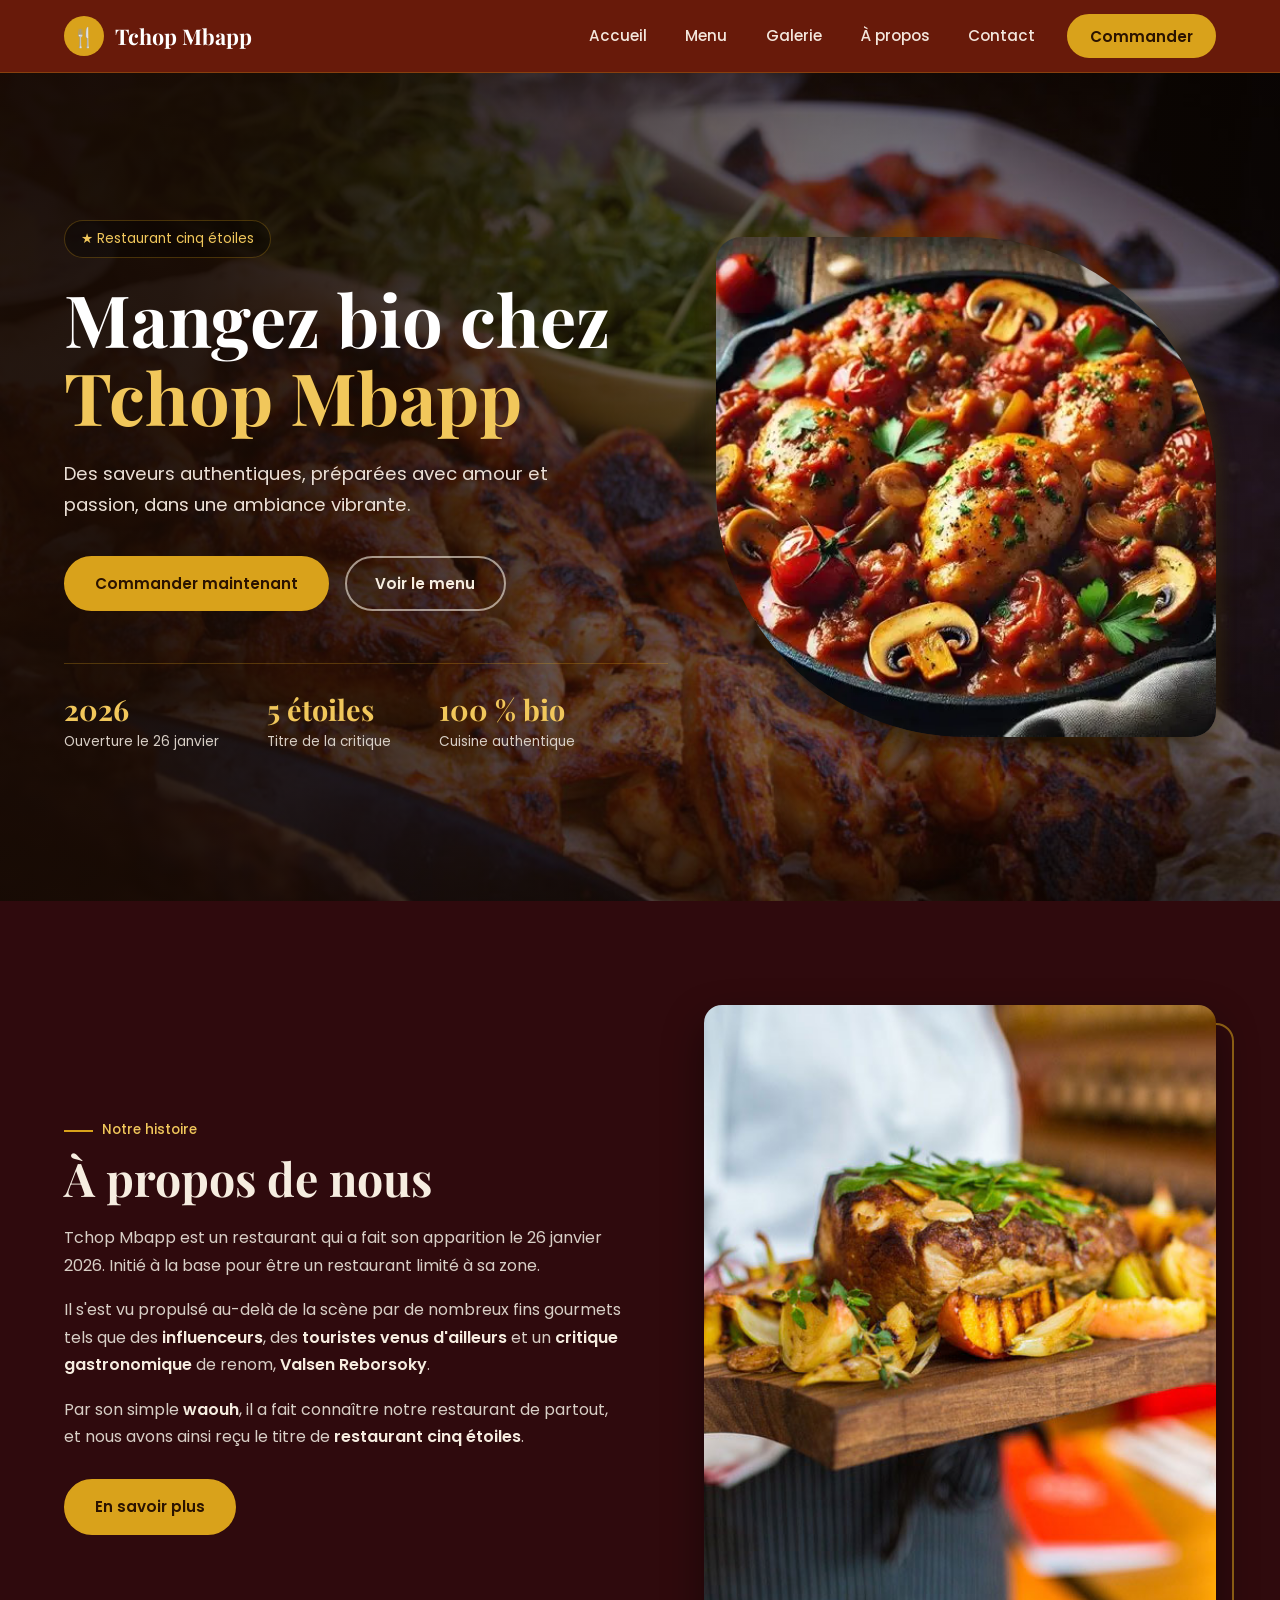
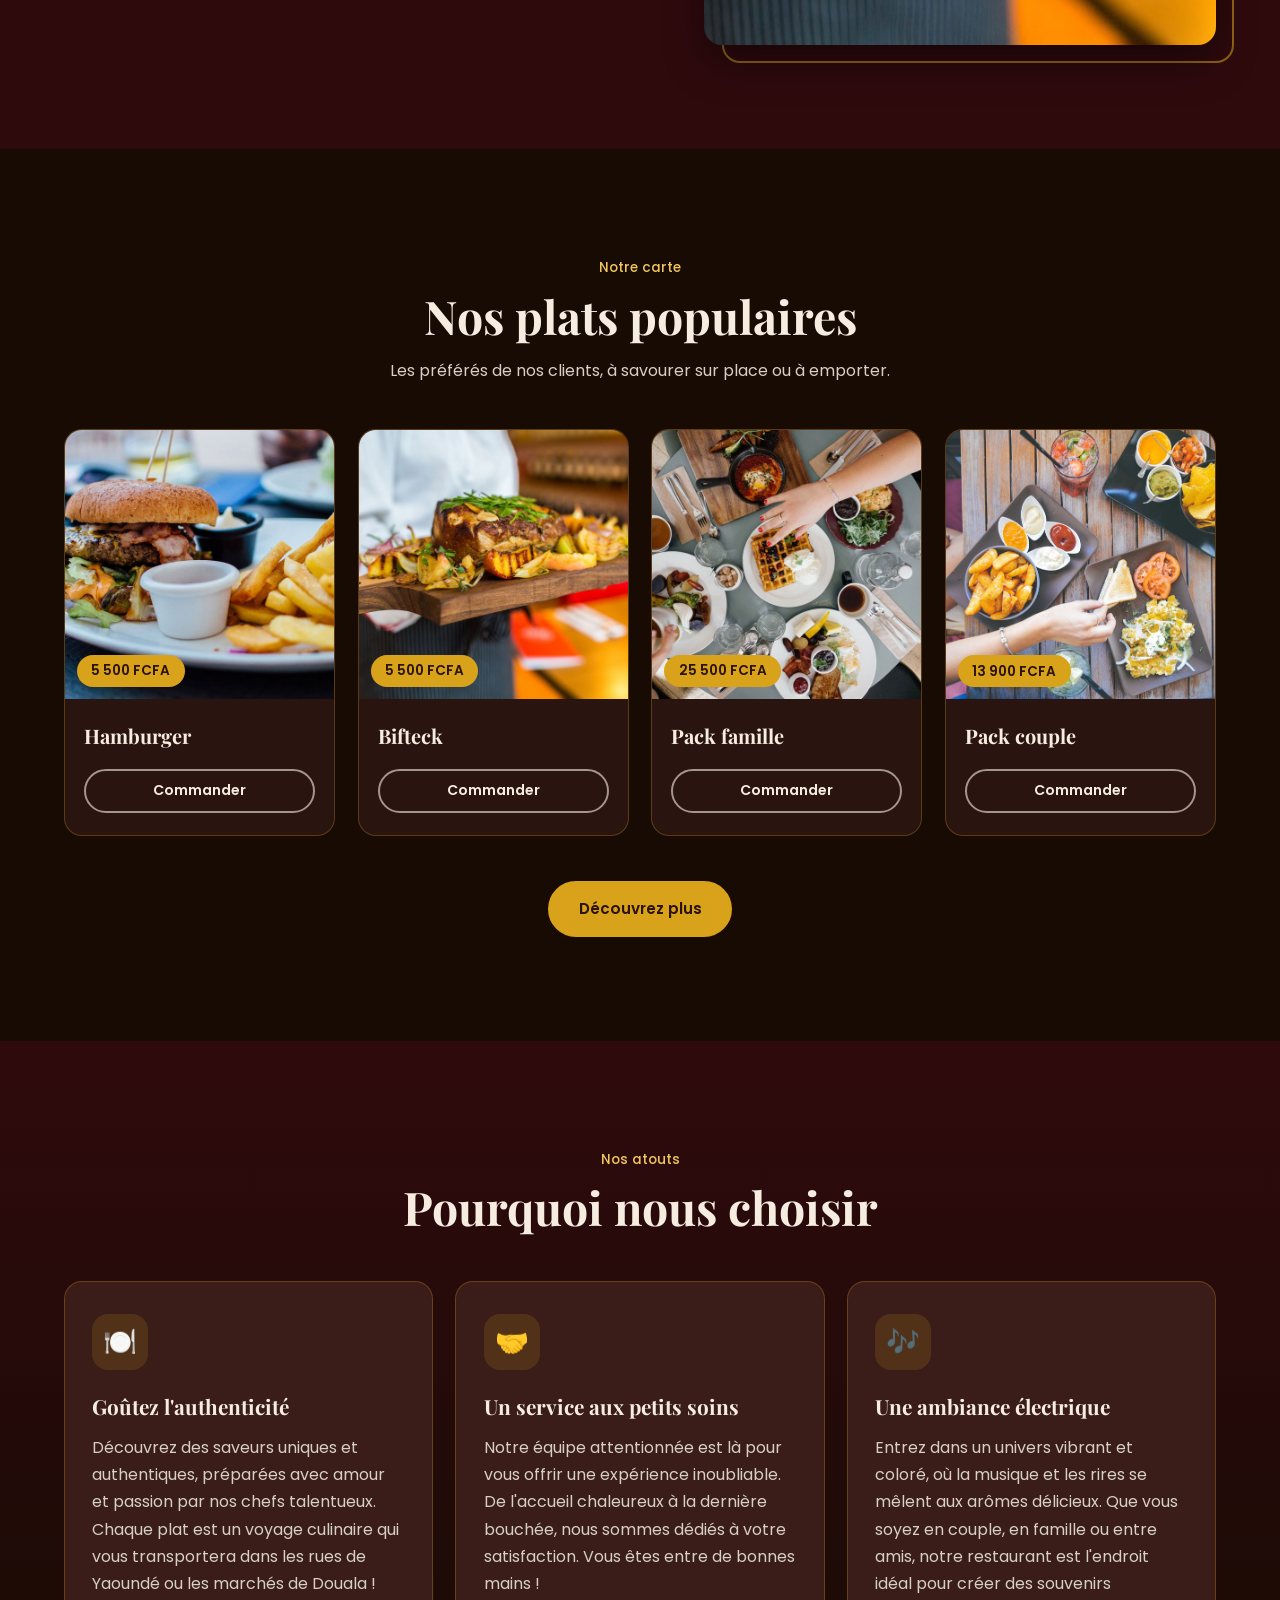
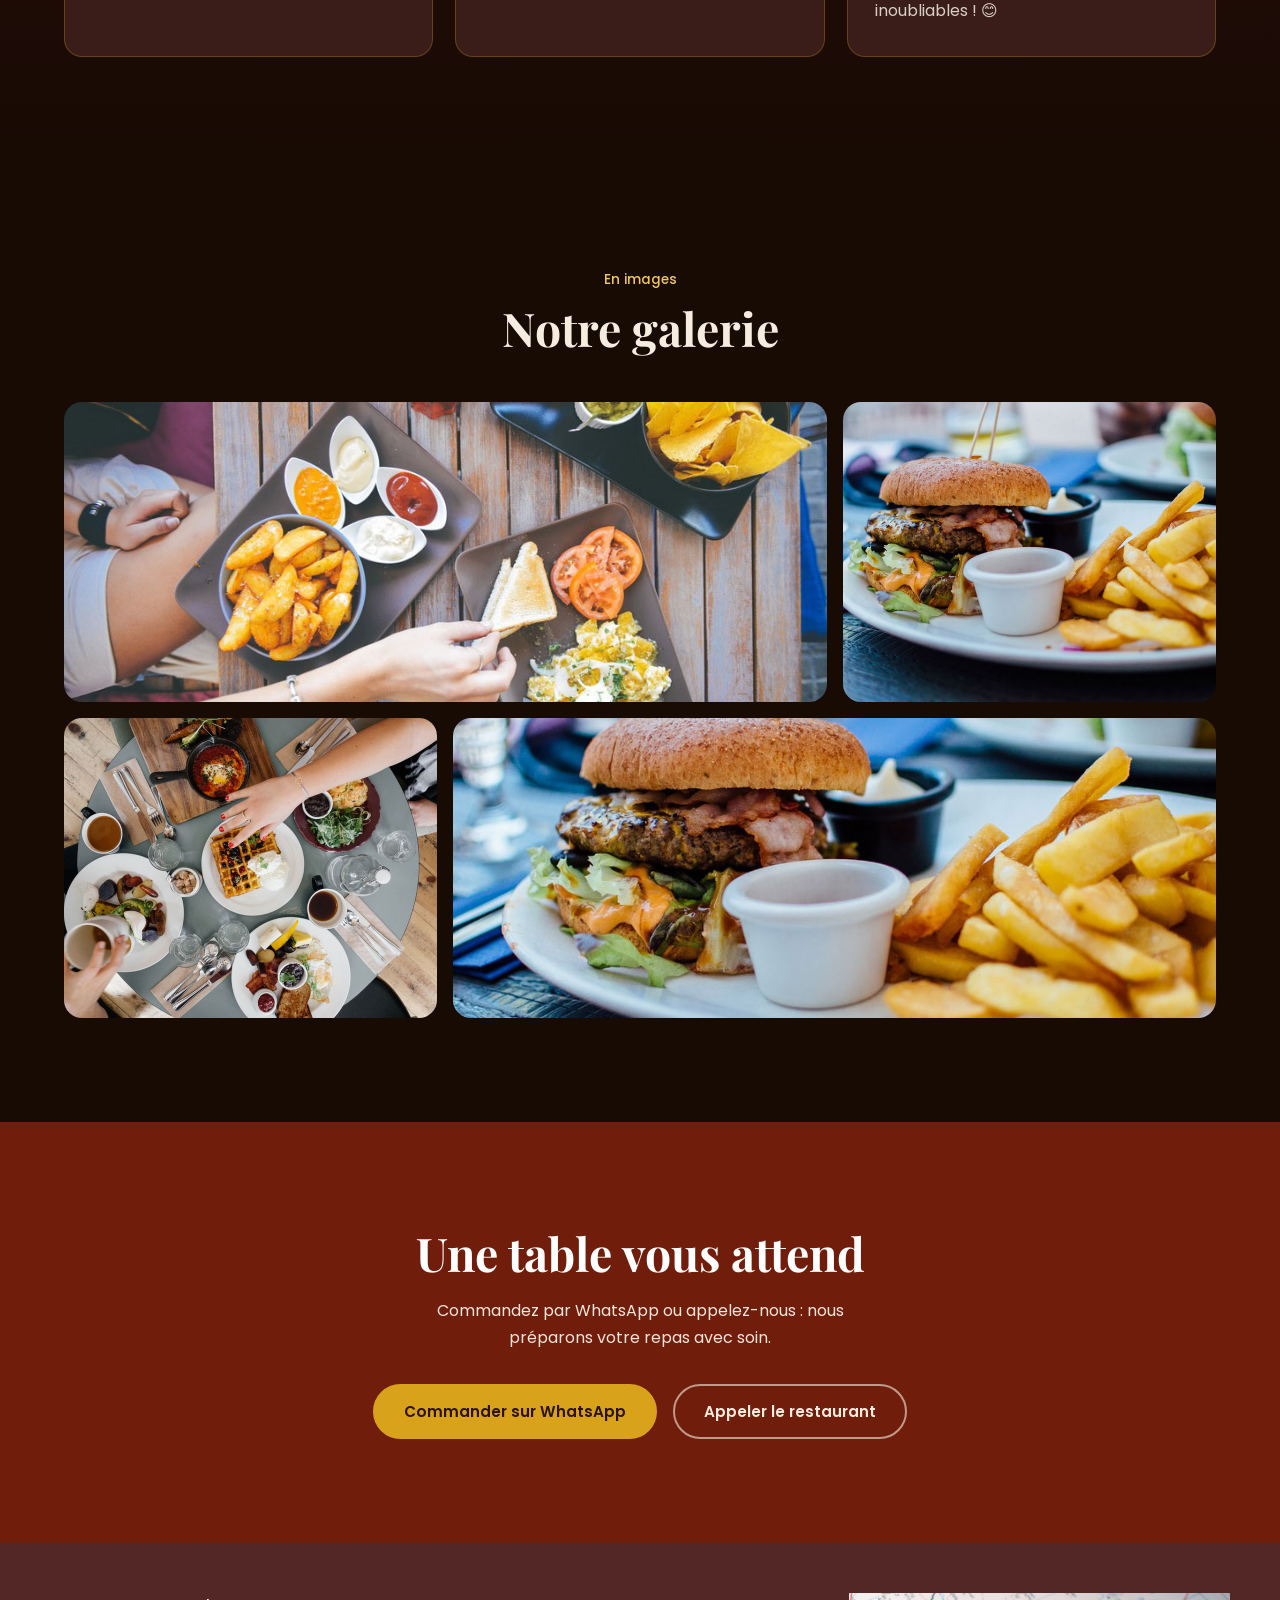
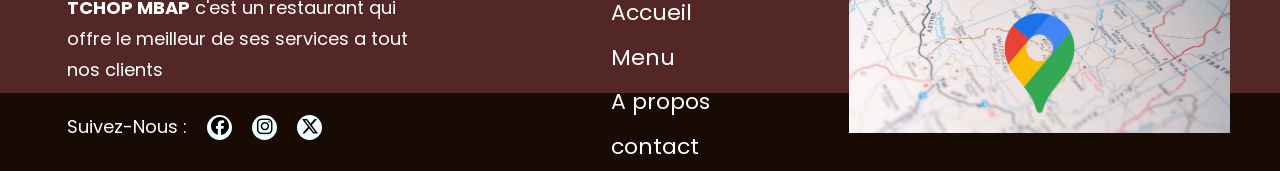
<file: index.html>
<!DOCTYPE html>
<html lang="fr">
<head>
<meta charset="utf-8">
<meta name="viewport" content="width=device-width, initial-scale=1">
<title>Tchop Mbapp – Restaurant, saveurs authentiques</title>
<meta name="description" content="Tchop Mbapp, restaurant cinq étoiles : plats authentiques, service aux petits soins et ambiance électrique. Commandez en ligne.">
<meta name="theme-color" content="#701D0B">
<link rel="stylesheet" href="https://cdnjs.cloudflare.com/ajax/libs/font-awesome/6.5.1/css/all.min.css">
<link rel="preconnect" href="https://fonts.googleapis.com">
<link rel="preconnect" href="https://fonts.gstatic.com" crossorigin>
<link href="https://fonts.googleapis.com/css2?family=Playfair+Display:wght@600;700;800&family=Poppins:wght@400;500;600&display=swap" rel="stylesheet">
<link rel="stylesheet" href="style.css">
</head>
<style>
:root{
  --rouge:#701D0B; --bordeaux:#2f0a0d; --brun:#180b04; --carte:#2a1410; --carte2:#3a1d19;
  --or:#d9a21b; --or-clair:#f1c75b; --creme:#f6ede0; --texte:#d8cfc6; --ligne:rgba(217,162,27,.28);
  --titre:'Playfair Display',Georgia,serif; --corps:'Poppins',system-ui,sans-serif;
  --rayon:18px; --ombre:0 18px 40px rgba(0,0,0,.45);
}
*{box-sizing:border-box;margin:0;padding:0}
html{scroll-behavior:smooth;scroll-padding-top:76px}
body{font-family:var(--corps);background:var(--brun);color:var(--texte);line-height:1.7;overflow-x:hidden;-webkit-text-size-adjust:100%}
img{max-width:100%;display:block}
a{color:inherit;text-decoration:none}
ul{list-style:none}
:focus-visible{outline:3px solid var(--or-clair);outline-offset:3px;border-radius:6px}
.conteneur{width:min(1160px,90%);margin-inline:auto}
.section{padding:clamp(3.5rem,9vw,6.5rem) 0}
.entete-section{max-width:640px;margin-bottom:2.8rem}
.entete-section.centre{margin-inline:auto;text-align:center}
.tag{display:inline-block;color:var(--or-clair);font-size:.85rem;font-weight:500;margin-bottom:.6rem;padding-left:2.4rem;position:relative}
.tag::before{content:"";position:absolute;left:0;top:50%;width:1.8rem;height:2px;background:var(--or)}
.centre .tag{padding-left:0}.centre .tag::before{display:none}
h2{font-family:var(--titre);font-size:clamp(1.9rem,5vw,2.9rem);line-height:1.2;color:var(--creme)}
.sous-titre{margin-top:.8rem}

/* Boutons */
.btn{display:inline-flex;align-items:center;justify-content:center;gap:.5rem;cursor:pointer;font:600 .95rem var(--corps);
  padding:.9rem 1.8rem;border-radius:999px;border:2px solid var(--or);background:var(--or);color:#2b1300;
  transition:transform .2s,background .2s,color .2s,box-shadow .2s;min-height:48px}
.btn:hover{background:var(--or-clair);border-color:var(--or-clair);transform:translateY(-2px);box-shadow:0 10px 24px rgba(217,162,27,.3)}
.btn.contour{background:transparent;color:var(--creme);border-color:rgba(246,237,224,.6)}
.btn.contour:hover{background:var(--creme);color:var(--rouge);border-color:var(--creme)}
.btn.petit{padding:.6rem 1.3rem;font-size:.88rem;min-height:42px}

/* En-tête */
header{position:sticky;top:0;z-index:50;background:rgba(112,29,11,.92);backdrop-filter:blur(10px);-webkit-backdrop-filter:blur(10px);border-bottom:1px solid var(--ligne)}
.barre{display:flex;align-items:center;justify-content:space-between;height:72px}
.logo{display:flex;align-items:center;gap:.7rem;font-family:var(--titre);font-weight:700;font-size:1.35rem;color:#fff}
.logo-icone{width:40px;height:40px;border-radius:50%;background:var(--or);color:var(--rouge);display:grid;place-items:center;font-size:1.2rem}
nav ul{display:flex;align-items:center;gap:.4rem}
nav a{display:block;padding:.5rem 1rem;border-radius:999px;font-size:.95rem;font-weight:500;color:#f3e6dc;transition:.2s}
nav a:hover{color:var(--or-clair);background:rgba(255,255,255,.08)}
nav .btn{margin-left:.6rem;color:#2b1300;padding:.55rem 1.3rem;min-height:42px}
nav .btn:hover{background:var(--or-clair)}
#toggle{position:absolute;opacity:0;pointer-events:none}
.burger{display:none;width:46px;height:46px;border-radius:12px;border:1px solid var(--ligne);cursor:pointer;place-items:center}
.burger span,.burger span::before,.burger span::after{display:block;width:22px;height:2px;background:#fff;border-radius:2px;position:relative;transition:.25s}
.burger span::before,.burger span::after{content:"";position:absolute;left:0}
.burger span::before{top:-7px}.burger span::after{top:7px}
#toggle:focus-visible + .burger{outline:3px solid var(--or-clair)}

/* Héros et disposition sur deux colonnes */
.hero{position:relative;min-height:calc(100svh - 72px);display:flex;align-items:center;
  background:linear-gradient(100deg,rgba(24,11,4,.94) 15%,rgba(24,11,4,.55) 60%,rgba(24,11,4,.3)),
  url(images/gallery_1.jpeg) center/cover no-repeat,#000;padding:3.5rem 0}

.hero-conteneur {
  display: flex;
  align-items: center;
  justify-content: space-between;
  gap: 3rem;
  width: min(1160px, 90%);
  margin-inline: auto;
}

.hero-texte {
  flex: 1;
}

.badge{display:inline-flex;align-items:center;gap:.5rem;border:1px solid var(--ligne);background:rgba(0,0,0,.35);
  color:var(--or-clair);padding:.4rem 1rem;border-radius:999px;font-size:.85rem;margin-bottom:1.4rem}
.hero h1{font-family:var(--titre);font-size:clamp(2.5rem,6.5vw,4.5rem);line-height:1.08;color:#fff;max-width:14ch}
.hero h1 em{display:block;font-style:normal;color:var(--or-clair)}
.hero p{max-width:46ch;margin:1.4rem 0 2.2rem;font-size:clamp(1rem,2.4vw,1.15rem);color:#eadfd5}
.actions{display:flex;gap:1rem;flex-wrap:wrap}
.chiffres{display:flex;gap:clamp(1.5rem,4vw,3rem);margin-top:3.2rem;padding-top:1.8rem;border-top:1px solid var(--ligne);flex-wrap:wrap}
.chiffres strong{display:block;font-family:var(--titre);font-size:clamp(1.5rem,3vw,1.8rem);color:var(--or-clair);line-height:1.2}
.chiffres span{font-size:.85rem}




/* À propos */
.about{background:var(--bordeaux)}
.about .conteneur{display:grid;grid-template-columns:1.1fr 1fr;gap:clamp(2rem,6vw,5rem);align-items:center}
.about p{margin-top:1.1rem}
.about strong{color:var(--creme);font-weight:600}
.about .btn{margin-top:1.8rem}
.cadre{position:relative}
.cadre::before{content:"";position:absolute;inset:18px -18px -18px 18px;border:2px solid var(--or);border-radius:var(--rayon);opacity:.6}
.cadre img{position:relative;width:100%;aspect-ratio:4/5;object-fit:cover;border-radius:var(--rayon);box-shadow:var(--ombre)}

/* Plats */
.grille-plats{display:grid;grid-template-columns:repeat(4,1fr);gap:1.4rem}
.plat{background:var(--carte);border:1px solid var(--ligne);border-radius:var(--rayon);overflow:hidden;display:flex;flex-direction:column;transition:transform .25s,border-color .25s,box-shadow .25s}
.plat:hover{transform:translateY(-6px);border-color:var(--or);box-shadow:var(--ombre)}
.plat .img{position:relative;aspect-ratio:1;overflow:hidden}
.plat img{width:100%;height:100%;object-fit:cover;transition:transform .5s}
.plat:hover img{transform:scale(1.07)}
.prix{position:absolute;left:12px;bottom:12px;background:var(--or);color:#2b1300;font-weight:600;font-size:.85rem;padding:.3rem .9rem;border-radius:999px}
.plat .corps{padding:1.2rem 1.2rem 1.4rem;display:flex;flex-direction:column;gap:1rem;flex:1;justify-content:space-between}
.plat h3{font-family:var(--titre);font-size:1.25rem;color:var(--creme)}
.centre-btn{text-align:center;margin-top:2.8rem}

/* Pourquoi nous choisir */
.choix{background:linear-gradient(180deg,var(--bordeaux),var(--brun))}
.grille-choix{display:grid;grid-template-columns:repeat(3,1fr);gap:1.4rem}
.carte{background:var(--carte2);border:1px solid var(--ligne);border-radius:var(--rayon);padding:2rem 1.7rem;transition:.25s}
.carte:hover{border-color:var(--or);transform:translateY(-4px)}
.icone{width:56px;height:56px;border-radius:16px;background:rgba(217,162,27,.15);display:grid;place-items:center;font-size:1.7rem;margin-bottom:1.2rem}
.carte h3{font-family:var(--titre);font-size:1.3rem;color:var(--creme);margin-bottom:.6rem}

/* Galerie */
.grille-galerie{display:grid;grid-template-columns:repeat(3,1fr);gap:1rem}
.grille-galerie figure{overflow:hidden;border-radius:var(--rayon);height:300px}
.grille-galerie .large{grid-column:span 2}
.grille-galerie img{width:100%;height:100%;object-fit:cover;transition:transform .6s}
.grille-galerie figure:hover img{transform:scale(1.06)}

/* Contact */
.contact{background:var(--rouge);text-align:center}
.contact h2{color:#fff}
.contact p{max-width:48ch;margin:1rem auto 2rem;color:#f3e6dc}
.contact .actions{justify-content:center}
.contact .btn.contour:hover{color:var(--rouge)}

footer{background:#0f0702;padding:1.6rem 0;font-size:.88rem;text-align:center}
footer a{color:var(--or-clair);text-decoration:underline;text-underline-offset:3px}

/* Tablette */
@media (max-width:1000px){
  .grille-plats{grid-template-columns:repeat(2,1fr)}
  .grille-choix{grid-template-columns:1fr 1fr}
  .grille-choix .carte:last-child{grid-column:span 2}
}
@media (max-width:900px){
  .hero-conteneur{flex-direction:column;text-align:center}
  .hero-texte .actions, .hero-texte .chiffres{justify-content:center}
  .gord{width:240px;height:240px;min-width:240px;margin-top:1rem}
}
@media (max-width:860px){
  .burger{display:grid}
  nav{position:absolute;left:0;right:0;top:72px;background:rgba(80,20,8,.98);border-bottom:1px solid var(--ligne);
    max-height:0;overflow:hidden;transition:max-height .35s}
  nav ul{flex-direction:column;align-items:stretch;padding:.6rem 5% 1.4rem;gap:.2rem}
  nav a{padding:.9rem 1rem;font-size:1.05rem}
  nav .btn{margin:.8rem 0 0}
  #toggle:checked ~ nav{max-height:420px}
  #toggle:checked + .burger span{background:transparent}
  #toggle:checked + .burger span::before{top:0;transform:rotate(45deg)}
  #toggle:checked + .burger span::after{top:0;transform:rotate(-45deg)}
  .about .conteneur{grid-template-columns:1fr}
  .cadre{max-width:460px;margin:0 18px 18px 0}
  .cadre img{aspect-ratio:4/3}
  .hero{background-position:60% center}
}
/* Téléphone */
@media (max-width:600px){
  .barre{height:64px}
  nav{top:64px}
  html{scroll-padding-top:64px}
  .hero{min-height:auto;padding:4rem 0 3rem}
  .actions .btn{width:100%}
  .grille-plats{grid-template-columns:1fr 1fr;gap:.8rem}
  .plat .corps{padding:.9rem .9rem 1.1rem}
  .plat h3{font-size:1.05rem}
  .plat .btn{width:100%}
  .grille-choix{grid-template-columns:1fr}
  .grille-choix .carte:last-child{grid-column:auto}
  .grille-galerie{grid-template-columns:1fr 1fr;gap:.6rem}
  .grille-galerie figure{height:170px}
  .grille-galerie .large{grid-column:span 2;height:210px}
  .chiffres{gap:1.4rem}
  .gord{width:200px;height:200px;min-width:200px}
}
@media (max-width:380px){.grille-plats{grid-template-columns:1fr}}
@media (prefers-reduced-motion:reduce){*{transition:none!important}html{scroll-behavior:auto}}
</style>
<body>

<header>
  <div class="conteneur barre">
    <a class="logo" href="#accueil" aria-label="Tchop Mbapp, accueil"><span class="logo-icone" aria-hidden="true">🍴</span>Tchop Mbapp</a>
    <input type="checkbox" id="toggle" aria-label="Ouvrir le menu">
    <label for="toggle" class="burger" aria-hidden="true"><span></span></label>
    <nav aria-label="Navigation principale">
      <ul>
        <li><a href="#accueil">Accueil</a></li>
        <li><a href="#plats">Menu</a></li>
        <li><a href="#galerie">Galerie</a></li>
        <li><a href="#apropos">À propos</a></li>
        <li><a href="#contact">Contact</a></li>
        <li><a class="btn" href="#contact">Commander</a></li>
      </ul>
    </nav>
  </div>
</header>

<main>
  <div class="hero" id="accueil">
    <div class="hero-conteneur">
      <div class="hero-texte">
        <span class="badge">★ Restaurant cinq étoiles</span>
        <h1>Mangez bio chez <em>Tchop Mbapp</em></h1>
        <p>Des saveurs authentiques, préparées avec amour et passion, dans une ambiance vibrante.</p>
        <div class="actions">
          <a class="btn" href="#contact">Commander maintenant</a>
          <a class="btn contour" href="#plats">Voir le menu</a>
        </div>
        <div class="chiffres">
          <div><strong>2026</strong><span>Ouverture le 26 janvier</span></div>
          <div><strong>5 étoiles</strong><span>Titre de la critique</span></div>
          <div><strong>100 % bio</strong><span>Cuisine authentique</span></div>
        </div>
      </div>
      
      <div class="gord">
        <img src="images/galerry10.jpeg" alt="Pack couple">
      </div>
    </div>
  </div>

  <section class="section about" id="apropos">
    <div class="conteneur">
      <div>
        <span class="tag">Notre histoire</span>
        <h2>À propos de nous</h2>
        <p>Tchop Mbapp est un restaurant qui a fait son apparition le 26 janvier 2026. Initié à la base pour être un restaurant limité à sa zone.</p>
        <p>Il s'est vu propulsé au-delà de la scène par de nombreux fins gourmets tels que des <strong>influenceurs</strong>, des <strong>touristes venus d'ailleurs</strong> et un <strong>critique gastronomique</strong> de renom, <strong>Valsen Reborsoky</strong>.</p>
        <p>Par son simple <strong>waouh</strong>, il a fait connaître notre restaurant de partout, et nous avons ainsi reçu le titre de <strong>restaurant cinq étoiles</strong>.</p>
        <a class="btn" href="#choix">En savoir plus</a>
      </div>
      <div class="cadre"><img src="images/gallery_2.jpeg" alt="Plat signature du restaurant Tchop Mbapp" loading="lazy"></div>
    </div>
  </section>

  <section class="section" id="plats">
    <div class="conteneur">
      <div class="entete-section centre">
        <span class="tag">Notre carte</span>
        <h2>Nos plats populaires</h2>
        <p class="sous-titre">Les préférés de nos clients, à savourer sur place ou à emporter.</p>
      </div>
      <ul class="grille-plats">
        <li class="plat">
          <div class="img"><img src="images/gallery_3.jpeg" alt="Hamburger" loading="lazy"><span class="prix">5 500 FCFA</span></div>
          <div class="corps"><h3>Hamburger</h3>
            <a class="btn contour petit" href="https://wa.me/237621358152?text=Bonjour%2C%20je%20souhaite%20commander%20un%20Hamburger" target="_blank" rel="noopener">Commander</a></div>
        </li>
        <li class="plat">
          <div class="img"><img src="images/gallery_2.jpeg" alt="Bifteck" loading="lazy"><span class="prix">5 500 FCFA</span></div>
          <div class="corps"><h3>Bifteck</h3>
            <a class="btn contour petit" href="https://wa.me/237621358152?text=Bonjour%2C%20je%20souhaite%20commander%20un%20Bifteck" target="_blank" rel="noopener">Commander</a></div>
        </li>
        <li class="plat">
          <div class="img"><img src="images/gallery_4.jpeg" alt="Pack famille" loading="lazy"><span class="prix">25 500 FCFA</span></div>
          <div class="corps"><h3>Pack famille</h3>
            <a class="btn contour petit" href="https://wa.me/237621358152?text=Bonjour%2C%20je%20souhaite%20commander%20un%20Pack%20famille" target="_blank" rel="noopener">Commander</a></div>
        </li>
        <li class="plat">
          <div class="img"><img src="images/gallery_8.jpeg" alt="Pack couple" loading="lazy"><span class="prix">13 900 FCFA</span></div>
          <div class="corps"><h3>Pack couple</h3>
            <a class="btn contour petit" href="https://wa.me/237621538152?text=Bonjour%2C%20je%20souhaite%20commander%20un%20Pack%20couple" target="_blank" rel="noopener">Commander</a></div>
        </li>
      </ul>
      <div class="centre-btn"><a class="btn" href="#galerie">Découvrez plus</a></div>
    </div>
  </section>

  <section class="section choix" id="choix">
    <div class="conteneur">
      <div class="entete-section centre">
        <span class="tag">Nos atouts</span>
        <h2>Pourquoi nous choisir</h2>
      </div>
      <div class="grille-choix">
        <article class="carte">
          <div class="icone" aria-hidden="true">🍽️</div>
          <h3>Goûtez l'authenticité</h3>
          <p>Découvrez des saveurs uniques et authentiques, préparées avec amour et passion par nos chefs talentueux. Chaque plat est un voyage culinaire qui vous transportera dans les rues de Yaoundé ou les marchés de Douala !</p>
        </article>
        <article class="carte">
          <div class="icone" aria-hidden="true">🤝</div>
          <h3>Un service aux petits soins</h3>
          <p>Notre équipe attentionnée est là pour vous offrir une expérience inoubliable. De l'accueil chaleureux à la dernière bouchée, nous sommes dédiés à votre satisfaction. Vous êtes entre de bonnes mains !</p>
        </article>
        <article class="carte">
          <div class="icone" aria-hidden="true">🎶</div>
          <h3>Une ambiance électrique</h3>
          <p>Entrez dans un univers vibrant et coloré, où la musique et les rires se mêlent aux arômes délicieux. Que vous soyez en couple, en famille ou entre amis, notre restaurant est l'endroit idéal pour créer des souvenirs inoubliables ! 😊</p>
        </article>
      </div>
    </div>
  </section>

  <section class="section" id="galerie">
    <div class="conteneur">
      <div class="entete-section centre">
        <span class="tag">En images</span>
        <h2>Notre galerie</h2>
      </div>
      <div class="grille-galerie">
        <figure class="large"><img src="images/gallery_8.jpeg" alt="Pack couple" loading="lazy"></figure>
        <figure><img src="images/gallery_6.jpeg" alt="Plat du restaurant" loading="lazy"></figure>
        <figure><img src="images/gallery_4.jpeg" alt="Pack famille" loading="lazy"></figure>
        <figure class="large"><img src="images/gallery_3.jpeg" alt="Hamburger" loading="lazy"></figure>
      </div>
    </div>
  </section>

  <section class="section contact" id="contact">
    <div class="conteneur">
      <h2>Une table vous attend</h2>
      <p>Commandez par WhatsApp ou appelez-nous : nous préparons votre repas avec soin.</p>
      <div class="actions">
        <a class="btn" href="https://wa.me/237621358152" target="_blank" rel="noopener">Commander sur WhatsApp</a>
        <a class="btn contour" href="tel:+237621358152">Appeler le restaurant</a>
      </div>
    </div>
  </section>
</main>

 <section class="footer">
            <div class="footer-1">
                <p class="p-4"><strong>TCHOP MBAP</strong> c'est un restaurant qui offre le meilleur
                    de ses services a  tout nos clients</p> <br>
                <p class="p-4">Suivez-Nous :
                    <i class="fab fa-facebook"></i>
                <i class="fab fa-instagram"></i>
                <i class="fab fa-x-twitter"></i>
                </p>
                

            </div>
            <div class="footer-2">
                <ul class="lu-ro">
                    <li class="lii">Accueil</li>
                    <li class="lii">Menu</li>
                    <li class="lii">A propos</li>
                    <li class="lii">contact</li>
                </ul>
            </div>
            <div class="footer-3" style=" background-image:url(images/mapy.avif);">
                
            </div>
        </section>
       

</body>
</html>
</file>
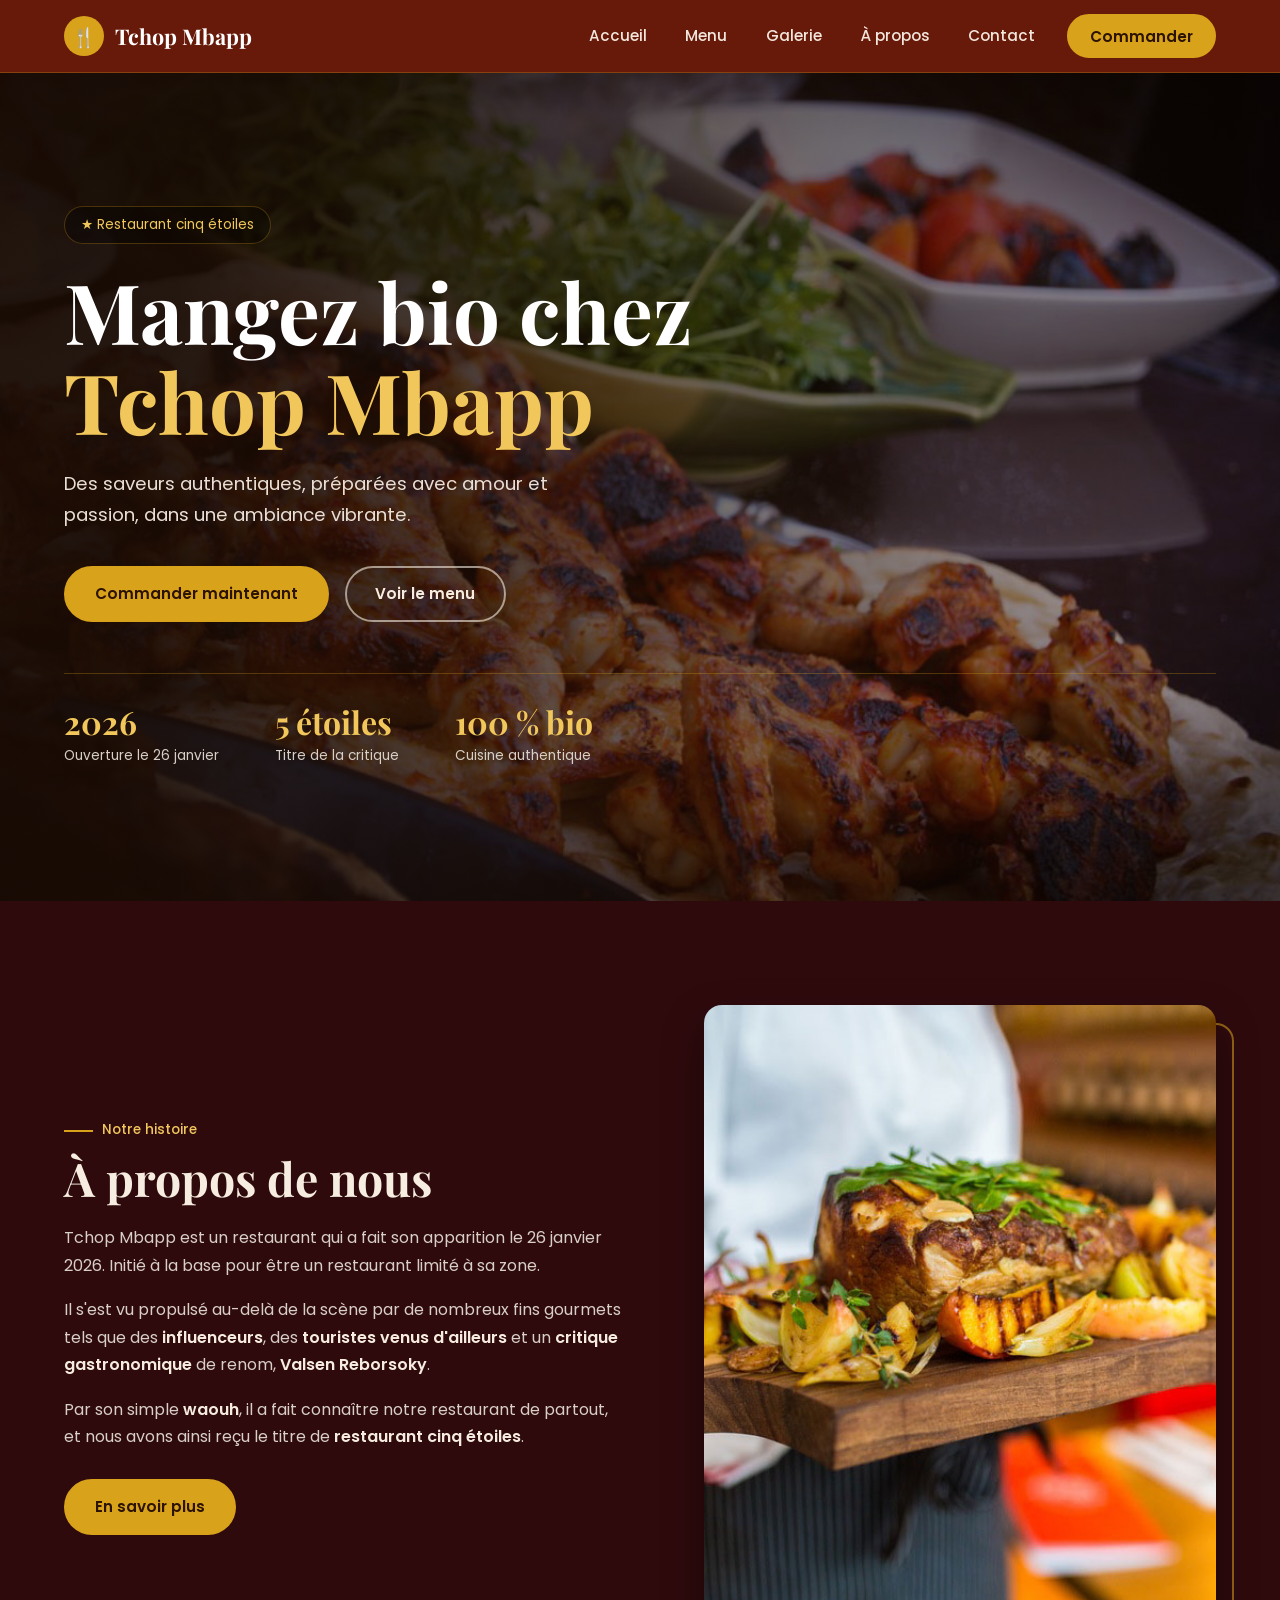
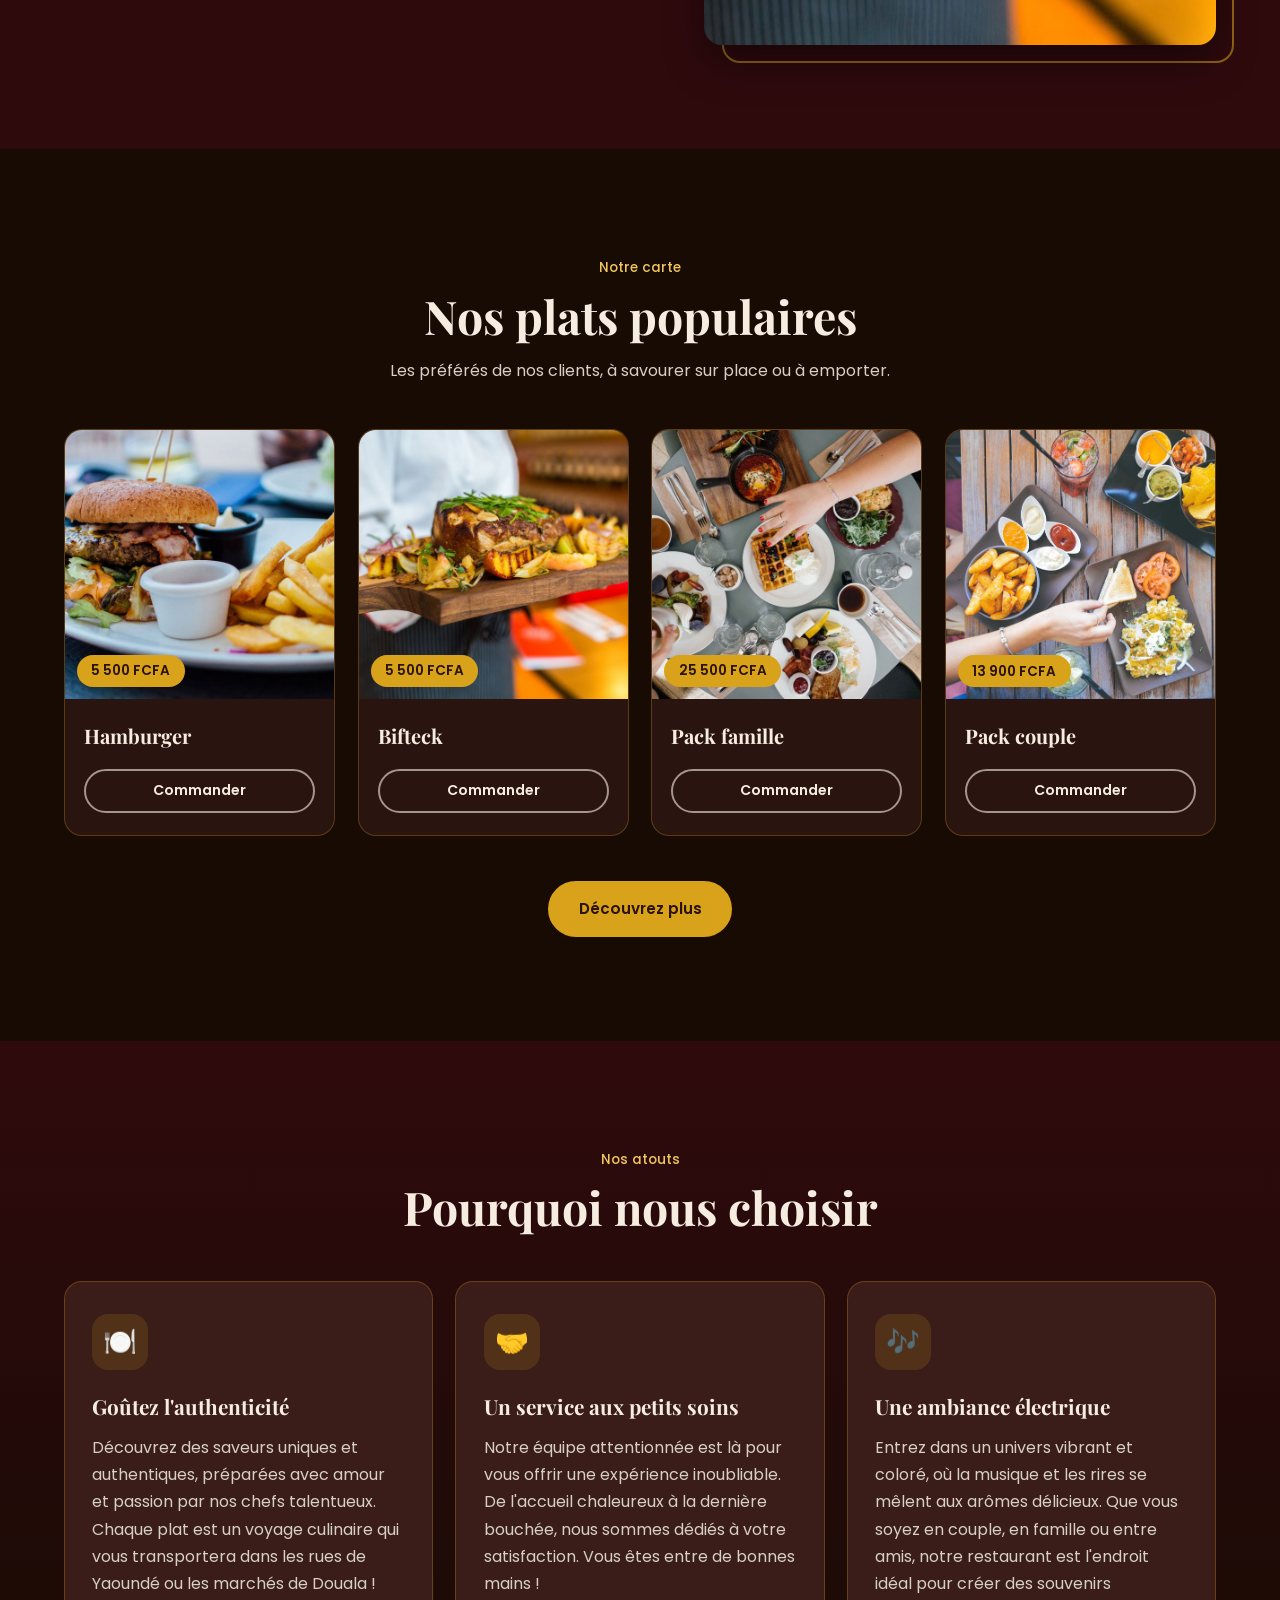
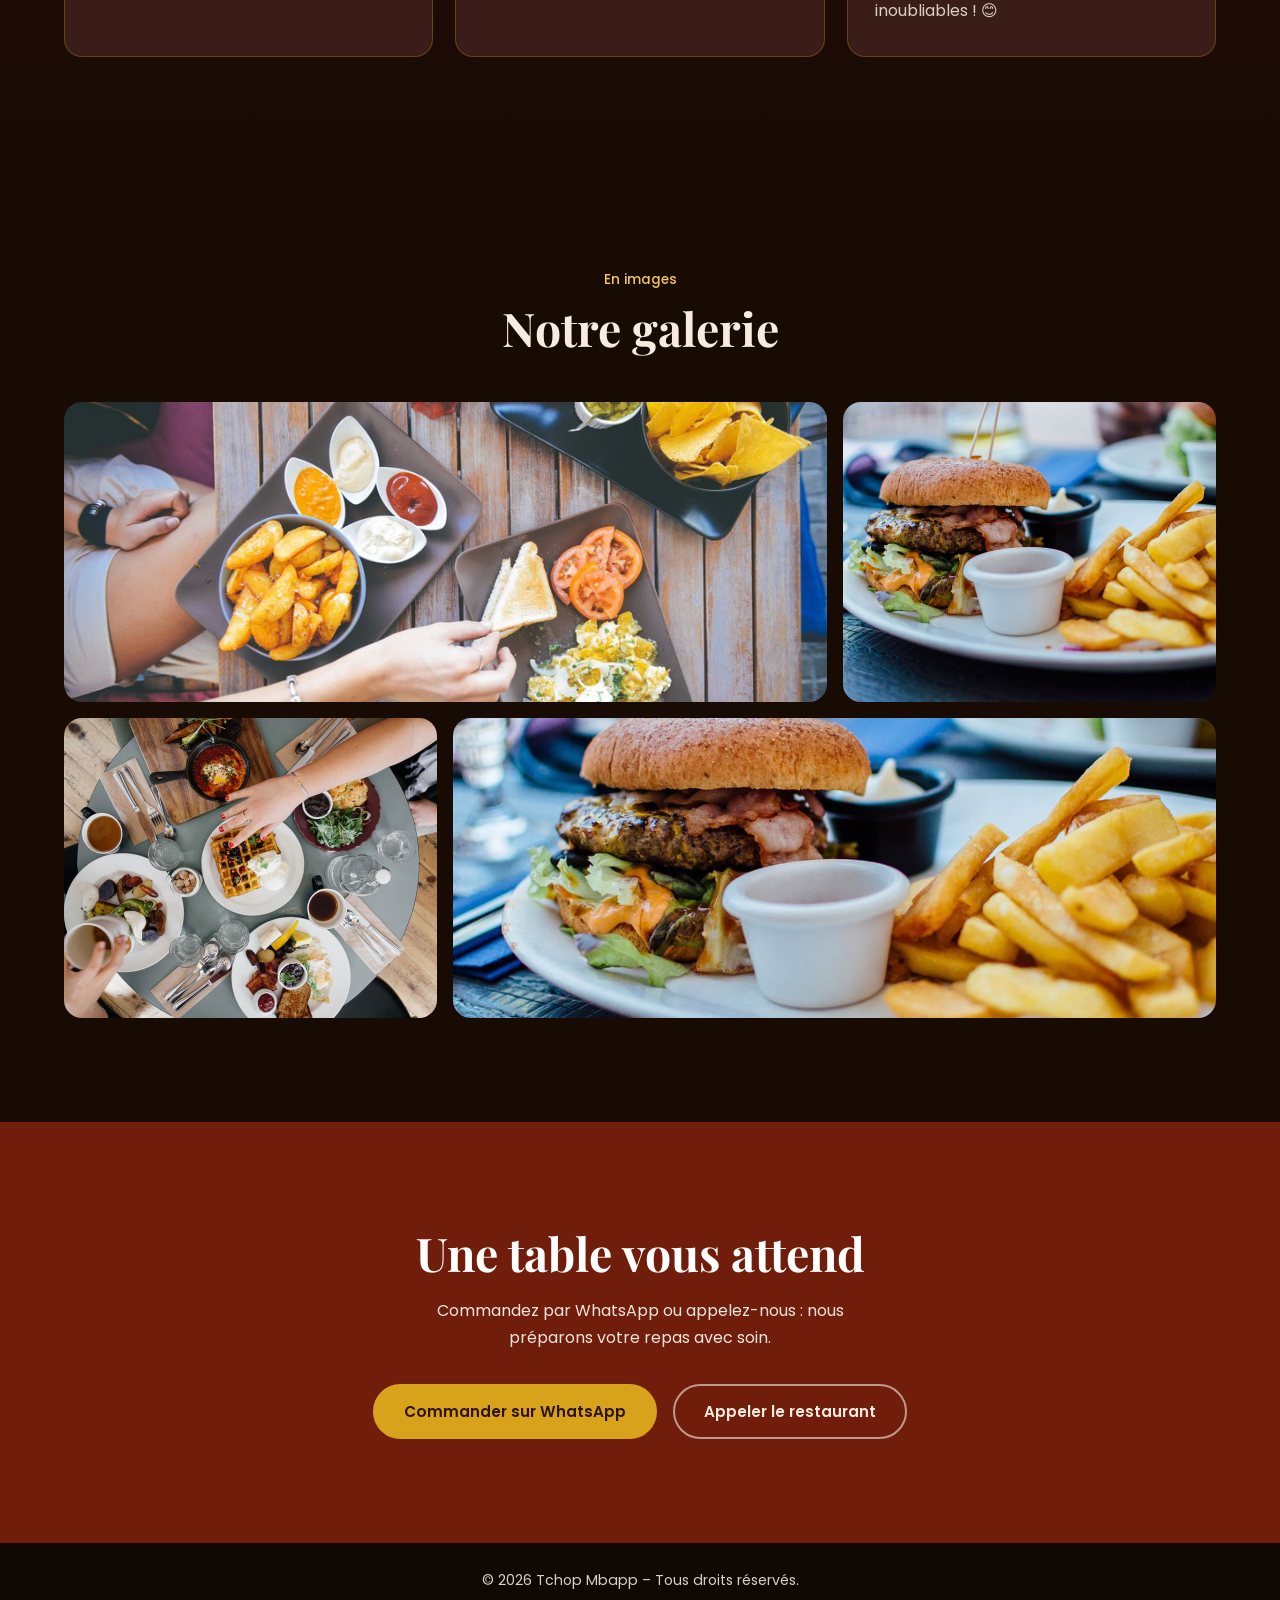
<file: index5.html>
<!DOCTYPE html>
<html lang="fr">
<head>
<meta charset="utf-8">
<meta name="viewport" content="width=device-width, initial-scale=1">
<title>Tchop Mbapp – Restaurant, saveurs authentiques</title>
<meta name="description" content="Tchop Mbapp, restaurant cinq étoiles : plats authentiques, service aux petits soins et ambiance électrique. Commandez en ligne.">
<meta name="theme-color" content="#701D0B">
<link rel="preconnect" href="https://fonts.googleapis.com">
<link rel="preconnect" href="https://fonts.gstatic.com" crossorigin>
<link href="https://fonts.googleapis.com/css2?family=Playfair+Display:wght@600;700;800&family=Poppins:wght@400;500;600&display=swap" rel="stylesheet">
<style>
:root{
  --rouge:#701D0B; --bordeaux:#2f0a0d; --brun:#180b04; --carte:#2a1410; --carte2:#3a1d19;
  --or:#d9a21b; --or-clair:#f1c75b; --creme:#f6ede0; --texte:#d8cfc6; --ligne:rgba(217,162,27,.28);
  --titre:'Playfair Display',Georgia,serif; --corps:'Poppins',system-ui,sans-serif;
  --rayon:18px; --ombre:0 18px 40px rgba(0,0,0,.45);
}
*{box-sizing:border-box;margin:0;padding:0}
html{scroll-behavior:smooth;scroll-padding-top:76px}
body{font-family:var(--corps);background:var(--brun);color:var(--texte);line-height:1.7;overflow-x:hidden;-webkit-text-size-adjust:100%}
img{max-width:100%;display:block}
a{color:inherit;text-decoration:none}
ul{list-style:none}
:focus-visible{outline:3px solid var(--or-clair);outline-offset:3px;border-radius:6px}
.conteneur{width:min(1160px,90%);margin-inline:auto}
.section{padding:clamp(3.5rem,9vw,6.5rem) 0}
.entete-section{max-width:640px;margin-bottom:2.8rem}
.entete-section.centre{margin-inline:auto;text-align:center}
.tag{display:inline-block;color:var(--or-clair);font-size:.85rem;font-weight:500;margin-bottom:.6rem;padding-left:2.4rem;position:relative}
.tag::before{content:"";position:absolute;left:0;top:50%;width:1.8rem;height:2px;background:var(--or)}
.centre .tag{padding-left:0}.centre .tag::before{display:none}
h2{font-family:var(--titre);font-size:clamp(1.9rem,5vw,2.9rem);line-height:1.2;color:var(--creme)}
.sous-titre{margin-top:.8rem}

/* Boutons */
.btn{display:inline-flex;align-items:center;justify-content:center;gap:.5rem;cursor:pointer;font:600 .95rem var(--corps);
  padding:.9rem 1.8rem;border-radius:999px;border:2px solid var(--or);background:var(--or);color:#2b1300;
  transition:transform .2s,background .2s,color .2s,box-shadow .2s;min-height:48px}
.btn:hover{background:var(--or-clair);border-color:var(--or-clair);transform:translateY(-2px);box-shadow:0 10px 24px rgba(217,162,27,.3)}
.btn.contour{background:transparent;color:var(--creme);border-color:rgba(246,237,224,.6)}
.btn.contour:hover{background:var(--creme);color:var(--rouge);border-color:var(--creme)}
.btn.petit{padding:.6rem 1.3rem;font-size:.88rem;min-height:42px}

/* En-tête */
header{position:sticky;top:0;z-index:50;background:rgba(112,29,11,.92);backdrop-filter:blur(10px);-webkit-backdrop-filter:blur(10px);border-bottom:1px solid var(--ligne)}
.barre{display:flex;align-items:center;justify-content:space-between;height:72px}
.logo{display:flex;align-items:center;gap:.7rem;font-family:var(--titre);font-weight:700;font-size:1.35rem;color:#fff}
.logo-icone{width:40px;height:40px;border-radius:50%;background:var(--or);color:var(--rouge);display:grid;place-items:center;font-size:1.2rem}
nav ul{display:flex;align-items:center;gap:.4rem}
nav a{display:block;padding:.5rem 1rem;border-radius:999px;font-size:.95rem;font-weight:500;color:#f3e6dc;transition:.2s}
nav a:hover{color:var(--or-clair);background:rgba(255,255,255,.08)}
nav .btn{margin-left:.6rem;color:#2b1300;padding:.55rem 1.3rem;min-height:42px}
nav .btn:hover{background:var(--or-clair)}
#toggle{position:absolute;opacity:0;pointer-events:none}
.burger{display:none;width:46px;height:46px;border-radius:12px;border:1px solid var(--ligne);cursor:pointer;place-items:center}
.burger span,.burger span::before,.burger span::after{display:block;width:22px;height:2px;background:#fff;border-radius:2px;position:relative;transition:.25s}
.burger span::before,.burger span::after{content:"";position:absolute;left:0}
.burger span::before{top:-7px}.burger span::after{top:7px}
#toggle:focus-visible + .burger{outline:3px solid var(--or-clair)}

/* Héros */
.hero{position:relative;min-height:calc(100svh - 72px);display:flex;align-items:center;
  background:linear-gradient(100deg,rgba(24,11,4,.94) 15%,rgba(24,11,4,.55) 60%,rgba(24,11,4,.3)),
  url(images/gallery_1.jpeg) center/cover no-repeat,#000;padding:3.5rem 0}
.badge{display:inline-flex;align-items:center;gap:.5rem;border:1px solid var(--ligne);background:rgba(0,0,0,.35);
  color:var(--or-clair);padding:.4rem 1rem;border-radius:999px;font-size:.85rem;margin-bottom:1.4rem}
.hero h1{font-family:var(--titre);font-size:clamp(2.5rem,8.5vw,5.2rem);line-height:1.08;color:#fff;max-width:14ch}
.hero h1 em{display:block;font-style:normal;color:var(--or-clair)}
.hero p{max-width:46ch;margin:1.4rem 0 2.2rem;font-size:clamp(1rem,2.4vw,1.15rem);color:#eadfd5}
.actions{display:flex;gap:1rem;flex-wrap:wrap}
.chiffres{display:flex;gap:clamp(1.5rem,5vw,3.5rem);margin-top:3.2rem;padding-top:1.8rem;border-top:1px solid var(--ligne);flex-wrap:wrap}
.chiffres strong{display:block;font-family:var(--titre);font-size:clamp(1.5rem,4vw,2rem);color:var(--or-clair);line-height:1.2}
.chiffres span{font-size:.85rem}

/* À propos */
.about{background:var(--bordeaux)}
.about .conteneur{display:grid;grid-template-columns:1.1fr 1fr;gap:clamp(2rem,6vw,5rem);align-items:center}
.about p{margin-top:1.1rem}
.about strong{color:var(--creme);font-weight:600}
.about .btn{margin-top:1.8rem}
.cadre{position:relative}
.cadre::before{content:"";position:absolute;inset:18px -18px -18px 18px;border:2px solid var(--or);border-radius:var(--rayon);opacity:.6}
.cadre img{position:relative;width:100%;aspect-ratio:4/5;object-fit:cover;border-radius:var(--rayon);box-shadow:var(--ombre)}

/* Plats */
.grille-plats{display:grid;grid-template-columns:repeat(4,1fr);gap:1.4rem}
.plat{background:var(--carte);border:1px solid var(--ligne);border-radius:var(--rayon);overflow:hidden;display:flex;flex-direction:column;transition:transform .25s,border-color .25s,box-shadow .25s}
.plat:hover{transform:translateY(-6px);border-color:var(--or);box-shadow:var(--ombre)}
.plat .img{position:relative;aspect-ratio:1;overflow:hidden}
.plat img{width:100%;height:100%;object-fit:cover;transition:transform .5s}
.plat:hover img{transform:scale(1.07)}
.prix{position:absolute;left:12px;bottom:12px;background:var(--or);color:#2b1300;font-weight:600;font-size:.85rem;padding:.3rem .9rem;border-radius:999px}
.plat .corps{padding:1.2rem 1.2rem 1.4rem;display:flex;flex-direction:column;gap:1rem;flex:1;justify-content:space-between}
.plat h3{font-family:var(--titre);font-size:1.25rem;color:var(--creme)}
.centre-btn{text-align:center;margin-top:2.8rem}

/* Pourquoi nous choisir */
.choix{background:linear-gradient(180deg,var(--bordeaux),var(--brun))}
.grille-choix{display:grid;grid-template-columns:repeat(3,1fr);gap:1.4rem}
.carte{background:var(--carte2);border:1px solid var(--ligne);border-radius:var(--rayon);padding:2rem 1.7rem;transition:.25s}
.carte:hover{border-color:var(--or);transform:translateY(-4px)}
.icone{width:56px;height:56px;border-radius:16px;background:rgba(217,162,27,.15);display:grid;place-items:center;font-size:1.7rem;margin-bottom:1.2rem}
.carte h3{font-family:var(--titre);font-size:1.3rem;color:var(--creme);margin-bottom:.6rem}

/* Galerie */
.grille-galerie{display:grid;grid-template-columns:repeat(3,1fr);gap:1rem}
.grille-galerie figure{overflow:hidden;border-radius:var(--rayon);height:300px}
.grille-galerie .large{grid-column:span 2}
.grille-galerie img{width:100%;height:100%;object-fit:cover;transition:transform .6s}
.grille-galerie figure:hover img{transform:scale(1.06)}

/* Contact */
.contact{background:var(--rouge);text-align:center}
.contact h2{color:#fff}
.contact p{max-width:48ch;margin:1rem auto 2rem;color:#f3e6dc}
.contact .actions{justify-content:center}
.contact .btn.contour:hover{color:var(--rouge)}

footer{background:#0f0702;padding:1.6rem 0;font-size:.88rem;text-align:center}
footer a{color:var(--or-clair);text-decoration:underline;text-underline-offset:3px}

/* Tablette */
@media (max-width:1000px){
  .grille-plats{grid-template-columns:repeat(2,1fr)}
  .grille-choix{grid-template-columns:1fr 1fr}
  .grille-choix .carte:last-child{grid-column:span 2}
}
@media (max-width:860px){
  .burger{display:grid}
  nav{position:absolute;left:0;right:0;top:72px;background:rgba(80,20,8,.98);border-bottom:1px solid var(--ligne);
    max-height:0;overflow:hidden;transition:max-height .35s}
  nav ul{flex-direction:column;align-items:stretch;padding:.6rem 5% 1.4rem;gap:.2rem}
  nav a{padding:.9rem 1rem;font-size:1.05rem}
  nav .btn{margin:.8rem 0 0}
  #toggle:checked ~ nav{max-height:420px}
  #toggle:checked + .burger span{background:transparent}
  #toggle:checked + .burger span::before{top:0;transform:rotate(45deg)}
  #toggle:checked + .burger span::after{top:0;transform:rotate(-45deg)}
  .about .conteneur{grid-template-columns:1fr}
  .cadre{max-width:460px;margin:0 18px 18px 0}
  .cadre img{aspect-ratio:4/3}
  .hero{background-position:60% center}
}
/* Téléphone */
@media (max-width:600px){
  .barre{height:64px}
  nav{top:64px}
  html{scroll-padding-top:64px}
  .hero{min-height:auto;padding:4rem 0 3rem}
  .actions .btn{width:100%}
  .grille-plats{grid-template-columns:1fr 1fr;gap:.8rem}
  .plat .corps{padding:.9rem .9rem 1.1rem}
  .plat h3{font-size:1.05rem}
  .plat .btn{width:100%}
  .grille-choix{grid-template-columns:1fr}
  .grille-choix .carte:last-child{grid-column:auto}
  .grille-galerie{grid-template-columns:1fr 1fr;gap:.6rem}
  .grille-galerie figure{height:170px}
  .grille-galerie .large{grid-column:span 2;height:210px}
  .chiffres{gap:1.4rem}
}
@media (max-width:380px){.grille-plats{grid-template-columns:1fr}}
@media (prefers-reduced-motion:reduce){*{transition:none!important}html{scroll-behavior:auto}}
</style>
</head>
<body>

<header>
  <div class="conteneur barre">
    <a class="logo" href="#accueil" aria-label="Tchop Mbapp, accueil"><span class="logo-icone" aria-hidden="true">🍴</span>Tchop Mbapp</a>
    <input type="checkbox" id="toggle" aria-label="Ouvrir le menu">
    <label for="toggle" class="burger" aria-hidden="true"><span></span></label>
    <nav aria-label="Navigation principale">
      <ul>
        <li><a href="#accueil">Accueil</a></li>
        <li><a href="#plats">Menu</a></li>
        <li><a href="#galerie">Galerie</a></li>
        <li><a href="#apropos">À propos</a></li>
        <li><a href="#contact">Contact</a></li>
        <li><a class="btn" href="#contact">Commander</a></li>
      </ul>
    </nav>
  </div>
</header>

<main>
  <section class="hero" id="accueil">
    <div class="conteneur">
      <span class="badge">★ Restaurant cinq étoiles</span>
      <h1>Mangez bio chez <em>Tchop Mbapp</em></h1>
      <p>Des saveurs authentiques, préparées avec amour et passion, dans une ambiance vibrante.</p>
      <div class="actions">
        <a class="btn" href="#contact">Commander maintenant</a>
        <a class="btn contour" href="#plats">Voir le menu</a>
      </div>
      <div class="chiffres">
        <div><strong>2026</strong><span>Ouverture le 26 janvier</span></div>
        <div><strong>5 étoiles</strong><span>Titre de la critique</span></div>
        <div><strong>100 % bio</strong><span>Cuisine authentique</span></div>
      </div>
    </div>
  </section>

  <section class="section about" id="apropos">
    <div class="conteneur">
      <div>
        <span class="tag">Notre histoire</span>
        <h2>À propos de nous</h2>
        <p>Tchop Mbapp est un restaurant qui a fait son apparition le 26 janvier 2026. Initié à la base pour être un restaurant limité à sa zone.</p>
        <p>Il s'est vu propulsé au-delà de la scène par de nombreux fins gourmets tels que des <strong>influenceurs</strong>, des <strong>touristes venus d'ailleurs</strong> et un <strong>critique gastronomique</strong> de renom, <strong>Valsen Reborsoky</strong>.</p>
        <p>Par son simple <strong>waouh</strong>, il a fait connaître notre restaurant de partout, et nous avons ainsi reçu le titre de <strong>restaurant cinq étoiles</strong>.</p>
        <a class="btn" href="#choix">En savoir plus</a>
      </div>
      <div class="cadre"><img src="images/gallery_2.jpeg" alt="Plat signature du restaurant Tchop Mbapp" loading="lazy"></div>
    </div>
  </section>

  <section class="section" id="plats">
    <div class="conteneur">
      <div class="entete-section centre">
        <span class="tag">Notre carte</span>
        <h2>Nos plats populaires</h2>
        <p class="sous-titre">Les préférés de nos clients, à savourer sur place ou à emporter.</p>
      </div>
      <ul class="grille-plats">
        <li class="plat">
          <div class="img"><img src="images/gallery_3.jpeg" alt="Hamburger" loading="lazy"><span class="prix">5 500 FCFA</span></div>
          <div class="corps"><h3>Hamburger</h3>
            <a class="btn contour petit" href="https://wa.me/237621358152?text=Bonjour%2C%20je%20souhaite%20commander%20un%20Hamburger" target="_blank" rel="noopener">Commander</a></div>
        </li>
        <li class="plat">
          <div class="img"><img src="images/gallery_2.jpeg" alt="Bifteck" loading="lazy"><span class="prix">5 500 FCFA</span></div>
          <div class="corps"><h3>Bifteck</h3>
            <a class="btn contour petit" href="https://wa.me/237621358152?text=Bonjour%2C%20je%20souhaite%20commander%20un%20Bifteck" target="_blank" rel="noopener">Commander</a></div>
        </li>
        <li class="plat">
          <div class="img"><img src="images/gallery_4.jpeg" alt="Pack famille" loading="lazy"><span class="prix">25 500 FCFA</span></div>
          <div class="corps"><h3>Pack famille</h3>
            <a class="btn contour petit" href="https://wa.me/237621358152?text=Bonjour%2C%20je%20souhaite%20commander%20un%20Pack%20famille" target="_blank" rel="noopener">Commander</a></div>
        </li>
        <li class="plat">
          <div class="img"><img src="images/gallery_8.jpeg" alt="Pack couple" loading="lazy"><span class="prix">13 900 FCFA</span></div>
          <div class="corps"><h3>Pack couple</h3>
            <a class="btn contour petit" href="https://wa.me/237621538152?text=Bonjour%2C%20je%20souhaite%20commander%20un%20Pack%20couple" target="_blank" rel="noopener">Commander</a></div>
        </li>
      </ul>
      <div class="centre-btn"><a class="btn" href="#galerie">Découvrez plus</a></div>
    </div>
  </section>

  <section class="section choix" id="choix">
    <div class="conteneur">
      <div class="entete-section centre">
        <span class="tag">Nos atouts</span>
        <h2>Pourquoi nous choisir</h2>
      </div>
      <div class="grille-choix">
        <article class="carte">
          <div class="icone" aria-hidden="true">🍽️</div>
          <h3>Goûtez l'authenticité</h3>
          <p>Découvrez des saveurs uniques et authentiques, préparées avec amour et passion par nos chefs talentueux. Chaque plat est un voyage culinaire qui vous transportera dans les rues de Yaoundé ou les marchés de Douala !</p>
        </article>
        <article class="carte">
          <div class="icone" aria-hidden="true">🤝</div>
          <h3>Un service aux petits soins</h3>
          <p>Notre équipe attentionnée est là pour vous offrir une expérience inoubliable. De l'accueil chaleureux à la dernière bouchée, nous sommes dédiés à votre satisfaction. Vous êtes entre de bonnes mains !</p>
        </article>
        <article class="carte">
          <div class="icone" aria-hidden="true">🎶</div>
          <h3>Une ambiance électrique</h3>
          <p>Entrez dans un univers vibrant et coloré, où la musique et les rires se mêlent aux arômes délicieux. Que vous soyez en couple, en famille ou entre amis, notre restaurant est l'endroit idéal pour créer des souvenirs inoubliables ! 😊</p>
        </article>
      </div>
    </div>
  </section>

  <section class="section" id="galerie">
    <div class="conteneur">
      <div class="entete-section centre">
        <span class="tag">En images</span>
        <h2>Notre galerie</h2>
      </div>
      <div class="grille-galerie">
        <figure class="large"><img src="images/gallery_8.jpeg" alt="Pack couple" loading="lazy"></figure>
        <figure><img src="images/gallery_6.jpeg" alt="Plat du restaurant" loading="lazy"></figure>
        <figure><img src="images/gallery_4.jpeg" alt="Pack famille" loading="lazy"></figure>
        <figure class="large"><img src="images/gallery_3.jpeg" alt="Hamburger" loading="lazy"></figure>
      </div>
    </div>
  </section>

  <section class="section contact" id="contact">
    <div class="conteneur">
      <h2>Une table vous attend</h2>
      <p>Commandez par WhatsApp ou appelez-nous : nous préparons votre repas avec soin.</p>
      <div class="actions">
        <a class="btn" href="https://wa.me/237621358152" target="_blank" rel="noopener">Commander sur WhatsApp</a>
        <a class="btn contour" href="tel:+237621358152">Appeler le restaurant</a>
      </div>
    </div>
  </section>
</main>

<footer>
  <div class="conteneur">&copy; 2026 Tchop Mbapp – Tous droits réservés. <a href="https://github.com/VOTRE-PSEUDO" target="_blank" rel="noopener"></a></div>
</footer>

</body>
</html>
</file>
<file: style.css>
:root{
  --rouge:#701D0B; --bordeaux:#2f0a0d; --brun:#180b04; --carte:#2a1410; --carte2:#3a1d19;
  --or:#d9a21b; --or-clair:#f1c75b; --creme:#f6ede0; --texte:#d8cfc6; --ligne:rgba(217,162,27,.28);
  --titre:'Playfair Display',Georgia,serif; --corps:'Poppins',system-ui,sans-serif;
  --rayon:18px; --ombre:0 18px 40px rgba(0,0,0,.45);
}
*{box-sizing:border-box;margin:0;padding:0}
html{scroll-behavior:smooth;scroll-padding-top:76px}
body{font-family:var(--corps);background:var(--brun);color:var(--texte);line-height:1.7;overflow-x:hidden;-webkit-text-size-adjust:100%}
img{max-width:100%;display:block}
a{color:inherit;text-decoration:none}
ul{list-style:none}
:focus-visible{outline:3px solid var(--or-clair);outline-offset:3px;border-radius:6px}
.conteneur{width:min(1160px,90%);margin-inline:auto}
.section{padding:clamp(3.5rem,9vw,6.5rem) 0}
.entete-section{max-width:640px;margin-bottom:2.8rem}
.entete-section.centre{margin-inline:auto;text-align:center}
.tag{display:inline-block;color:var(--or-clair);font-size:.85rem;font-weight:500;margin-bottom:.6rem;padding-left:2.4rem;position:relative}
.tag::before{content:"";position:absolute;left:0;top:50%;width:1.8rem;height:2px;background:var(--or)}
.centre .tag{padding-left:0}.centre .tag::before{display:none}
h2{font-family:var(--titre);font-size:clamp(1.9rem,5vw,2.9rem);line-height:1.2;color:var(--creme)}
.sous-titre{margin-top:.8rem}

/* Boutons */
.btn{display:inline-flex;align-items:center;justify-content:center;gap:.5rem;cursor:pointer;font:600 .95rem var(--corps);
  padding:.9rem 1.8rem;border-radius:999px;border:2px solid var(--or);background:var(--or);color:#2b1300;
  transition:transform .2s,background .2s,color .2s,box-shadow .2s;min-height:48px}
.btn:hover{background:var(--or-clair);border-color:var(--or-clair);transform:translateY(-2px);box-shadow:0 10px 24px rgba(217,162,27,.3)}
.btn.contour{background:transparent;color:var(--creme);border-color:rgba(246,237,224,.6)}
.btn.contour:hover{background:var(--creme);color:var(--rouge);border-color:var(--creme)}
.btn.petit{padding:.6rem 1.3rem;font-size:.88rem;min-height:42px}

/* En-tête */
header{position:sticky;top:0;z-index:50;background:rgba(112,29,11,.92);backdrop-filter:blur(10px);-webkit-backdrop-filter:blur(10px);border-bottom:1px solid var(--ligne)}
.barre{display:flex;align-items:center;justify-content:space-between;height:72px}
.logo{display:flex;align-items:center;gap:.7rem;font-family:var(--titre);font-weight:700;font-size:1.35rem;color:#fff}
.logo-icone{width:40px;height:40px;border-radius:50%;background:var(--or);color:var(--rouge);display:grid;place-items:center;font-size:1.2rem}
nav ul{display:flex;align-items:center;gap:.4rem}
nav a{display:block;padding:.5rem 1rem;border-radius:999px;font-size:.95rem;font-weight:500;color:#f3e6dc;transition:.2s}
nav a:hover{color:var(--or-clair);background:rgba(255,255,255,.08)}
nav .btn{margin-left:.6rem;color:#2b1300;padding:.55rem 1.3rem;min-height:42px}
nav .btn:hover{background:var(--or-clair)}
#toggle{position:absolute;opacity:0;pointer-events:none}
.burger{display:none;width:46px;height:46px;border-radius:12px;border:1px solid var(--ligne);cursor:pointer;place-items:center}
.burger span,.burger span::before,.burger span::after{display:block;width:22px;height:2px;background:#fff;border-radius:2px;position:relative;transition:.25s}
.burger span::before,.burger span::after{content:"";position:absolute;left:0}
.burger span::before{top:-7px}.burger span::after{top:7px}
#toggle:focus-visible + .burger{outline:3px solid var(--or-clair)}

/* Héros */
.hero{position:relative;min-height:calc(100svh - 72px);display:flex;align-items:center;
  background:linear-gradient(100deg,rgba(24,11,4,.94) 15%,rgba(24,11,4,.55) 60%,rgba(24,11,4,.3)),
  url(images/gallery_1.jpeg) center/cover no-repeat,#000;padding:3.5rem 0}
.badge{display:inline-flex;align-items:center;gap:.5rem;border:1px solid var(--ligne);background:rgba(0,0,0,.35);
  color:var(--or-clair);padding:.4rem 1rem;border-radius:999px;font-size:.85rem;margin-bottom:1.4rem}
.hero h1{font-family:var(--titre);font-size:clamp(2.5rem,8.5vw,5.2rem);line-height:1.08;color:#fff;max-width:14ch}
.hero h1 em{display:block;font-style:normal;color:var(--or-clair)}
.hero p{max-width:46ch;margin:1.4rem 0 2.2rem;font-size:clamp(1rem,2.4vw,1.15rem);color:#eadfd5}
.actions{display:flex;gap:1rem;flex-wrap:wrap}
.chiffres{display:flex;gap:clamp(1.5rem,5vw,3.5rem);margin-top:3.2rem;padding-top:1.8rem;border-top:1px solid var(--ligne);flex-wrap:wrap}
.chiffres strong{display:block;font-family:var(--titre);font-size:clamp(1.5rem,4vw,2rem);color:var(--or-clair);line-height:1.2}
.chiffres span{font-size:.85rem}

/* À propos */
.about{background:var(--bordeaux)}
.about .conteneur{display:grid;grid-template-columns:1.1fr 1fr;gap:clamp(2rem,6vw,5rem);align-items:center}
.about p{margin-top:1.1rem}
.about strong{color:var(--creme);font-weight:600}
.about .btn{margin-top:1.8rem}
.cadre{position:relative}
.cadre::before{content:"";position:absolute;inset:18px -18px -18px 18px;border:2px solid var(--or);border-radius:var(--rayon);opacity:.6}
.cadre img{position:relative;width:100%;aspect-ratio:4/5;object-fit:cover;border-radius:var(--rayon);box-shadow:var(--ombre)}

/* Plats */
.grille-plats{display:grid;grid-template-columns:repeat(4,1fr);gap:1.4rem}
.plat{background:var(--carte);border:1px solid var(--ligne);border-radius:var(--rayon);overflow:hidden;display:flex;flex-direction:column;transition:transform .25s,border-color .25s,box-shadow .25s}
.plat:hover{transform:translateY(-6px);border-color:var(--or);box-shadow:var(--ombre)}
.plat .img{position:relative;aspect-ratio:1;overflow:hidden}
.plat img{width:100%;height:100%;object-fit:cover;transition:transform .5s}
.plat:hover img{transform:scale(1.07)}
.prix{position:absolute;left:12px;bottom:12px;background:var(--or);color:#2b1300;font-weight:600;font-size:.85rem;padding:.3rem .9rem;border-radius:999px}
.plat .corps{padding:1.2rem 1.2rem 1.4rem;display:flex;flex-direction:column;gap:1rem;flex:1;justify-content:space-between}
.plat h3{font-family:var(--titre);font-size:1.25rem;color:var(--creme)}
.centre-btn{text-align:center;margin-top:2.8rem}

/* Pourquoi nous choisir */
.choix{background:linear-gradient(180deg,var(--bordeaux),var(--brun))}
.grille-choix{display:grid;grid-template-columns:repeat(3,1fr);gap:1.4rem}
.carte{background:var(--carte2);border:1px solid var(--ligne);border-radius:var(--rayon);padding:2rem 1.7rem;transition:.25s}
.carte:hover{border-color:var(--or);transform:translateY(-4px)}
.icone{width:56px;height:56px;border-radius:16px;background:rgba(217,162,27,.15);display:grid;place-items:center;font-size:1.7rem;margin-bottom:1.2rem}
.carte h3{font-family:var(--titre);font-size:1.3rem;color:var(--creme);margin-bottom:.6rem}

/* Galerie */
.grille-galerie{display:grid;grid-template-columns:repeat(3,1fr);gap:1rem}
.grille-galerie figure{overflow:hidden;border-radius:var(--rayon);height:300px}
.grille-galerie .large{grid-column:span 2}
.grille-galerie img{width:100%;height:100%;object-fit:cover;transition:transform .6s}
.grille-galerie figure:hover img{transform:scale(1.06)}

/* Contact */
.contact{background:var(--rouge);text-align:center}
.contact h2{color:#fff}
.contact p{max-width:48ch;margin:1rem auto 2rem;color:#f3e6dc}
.contact .actions{justify-content:center}
.contact .btn.contour:hover{color:var(--rouge)}

footer{background:#0f0702;padding:1.6rem 0;font-size:.88rem;text-align:center}
footer a{color:var(--or-clair);text-decoration:underline;text-underline-offset:3px}
.sel {
  display: flex;
  align-items: center;
  justify-content: space-between;
  gap: 2rem;
  padding: 2rem 5%;
 
}

.gord {
  width: 500px;
  height: 500px;
  min-width: 250px;
  border-radius: 50%;
 border-top-left-radius: 25px;
 border-bottom-right-radius: 25px;
  overflow: hidden;
  
  box-shadow: 0 10px 30px rgba(0, 0, 0, 0.6), 0 0 20px rgba(217, 162, 27, 0.3);
  margin: 0 auto;
}

.gord img {
  width: 100%;
  height: 100%;
  object-fit: cover;
  display: block;
}

.footer{
    width:100%;
    height: 150px;
    background-color: rgb(84, 39, 39);
    padding: 50px;
    display: flex;
}
.footer-1,.footer-2,.footer-3{
    width: 450px;
    height: 140px;
    margin-left: 12px;
    background-color: transparent;
   
}
.p-4{
    font-size: 18px;
    text-align: left;
    padding-left: 5px;
    padding-right: 5px;
    color: white;
}

.lii{
    margin-left: 150px;
    padding: 6px;
    font-size: 22px;
    margin-top: -5px;
    color: white;
}
.footer-3{
    background-position: center;
    background-repeat: no-repeat;
    background-size: cover;
}
.fab{
    width: 25px;
    height: 25px;
    border-radius: 100px;
    justify-content: center;
    align-items: center;
    margin-bottom: -50px;
   display: inline-flex;
    background-color: azure;
    margin-left: 15px;
    color: black;
    
    
}

/* Adaptation pour les écrans mobiles */
@media (max-width: 860px) {
  .sel {
    flex-direction: column;
    text-align: center;
  }
  
  .gord {
    width: 200px;
    height: 200px;
    min-width: 200px;
  }
}
/* Tablette */
@media (max-width:1000px){
  .grille-plats{grid-template-columns:repeat(2,1fr)}
  .grille-choix{grid-template-columns:1fr 1fr}
  .grille-choix .carte:last-child{grid-column:span 2}
}
@media (max-width:860px){
  .burger{display:grid}
  nav{position:absolute;left:0;right:0;top:72px;background:rgba(80,20,8,.98);border-bottom:1px solid var(--ligne);
    max-height:0;overflow:hidden;transition:max-height .35s}
  nav ul{flex-direction:column;align-items:stretch;padding:.6rem 5% 1.4rem;gap:.2rem}
  nav a{padding:.9rem 1rem;font-size:1.05rem}
  nav .btn{margin:.8rem 0 0}
  #toggle:checked ~ nav{max-height:420px}
  #toggle:checked + .burger span{background:transparent}
  #toggle:checked + .burger span::before{top:0;transform:rotate(45deg)}
  #toggle:checked + .burger span::after{top:0;transform:rotate(-45deg)}
  .about .conteneur{grid-template-columns:1fr}
  .cadre{max-width:460px;margin:0 18px 18px 0}
  .cadre img{aspect-ratio:4/3}
  .hero{background-position:60% center}
}
/* Téléphone */
@media (max-width:600px){
  .barre{height:64px}
  nav{top:64px}
  html{scroll-padding-top:64px}
  .hero{min-height:auto;padding:4rem 0 3rem}
  .actions .btn{width:100%}
  .grille-plats{grid-template-columns:1fr 1fr;gap:.8rem}
  .plat .corps{padding:.9rem .9rem 1.1rem}
  .plat h3{font-size:1.05rem}
  .plat .btn{width:100%}
  .grille-choix{grid-template-columns:1fr}
  .grille-choix .carte:last-child{grid-column:auto}
  .grille-galerie{grid-template-columns:1fr 1fr;gap:.6rem}
  .grille-galerie figure{height:170px}
  .grille-galerie .large{grid-column:span 2;height:210px}
  .chiffres{gap:1.4rem}
}
@media (max-width:380px){.grille-plats{grid-template-columns:1fr}}
@media (prefers-reduced-motion:reduce){*{transition:none!important}html{scroll-behavior:auto}}
</file>
